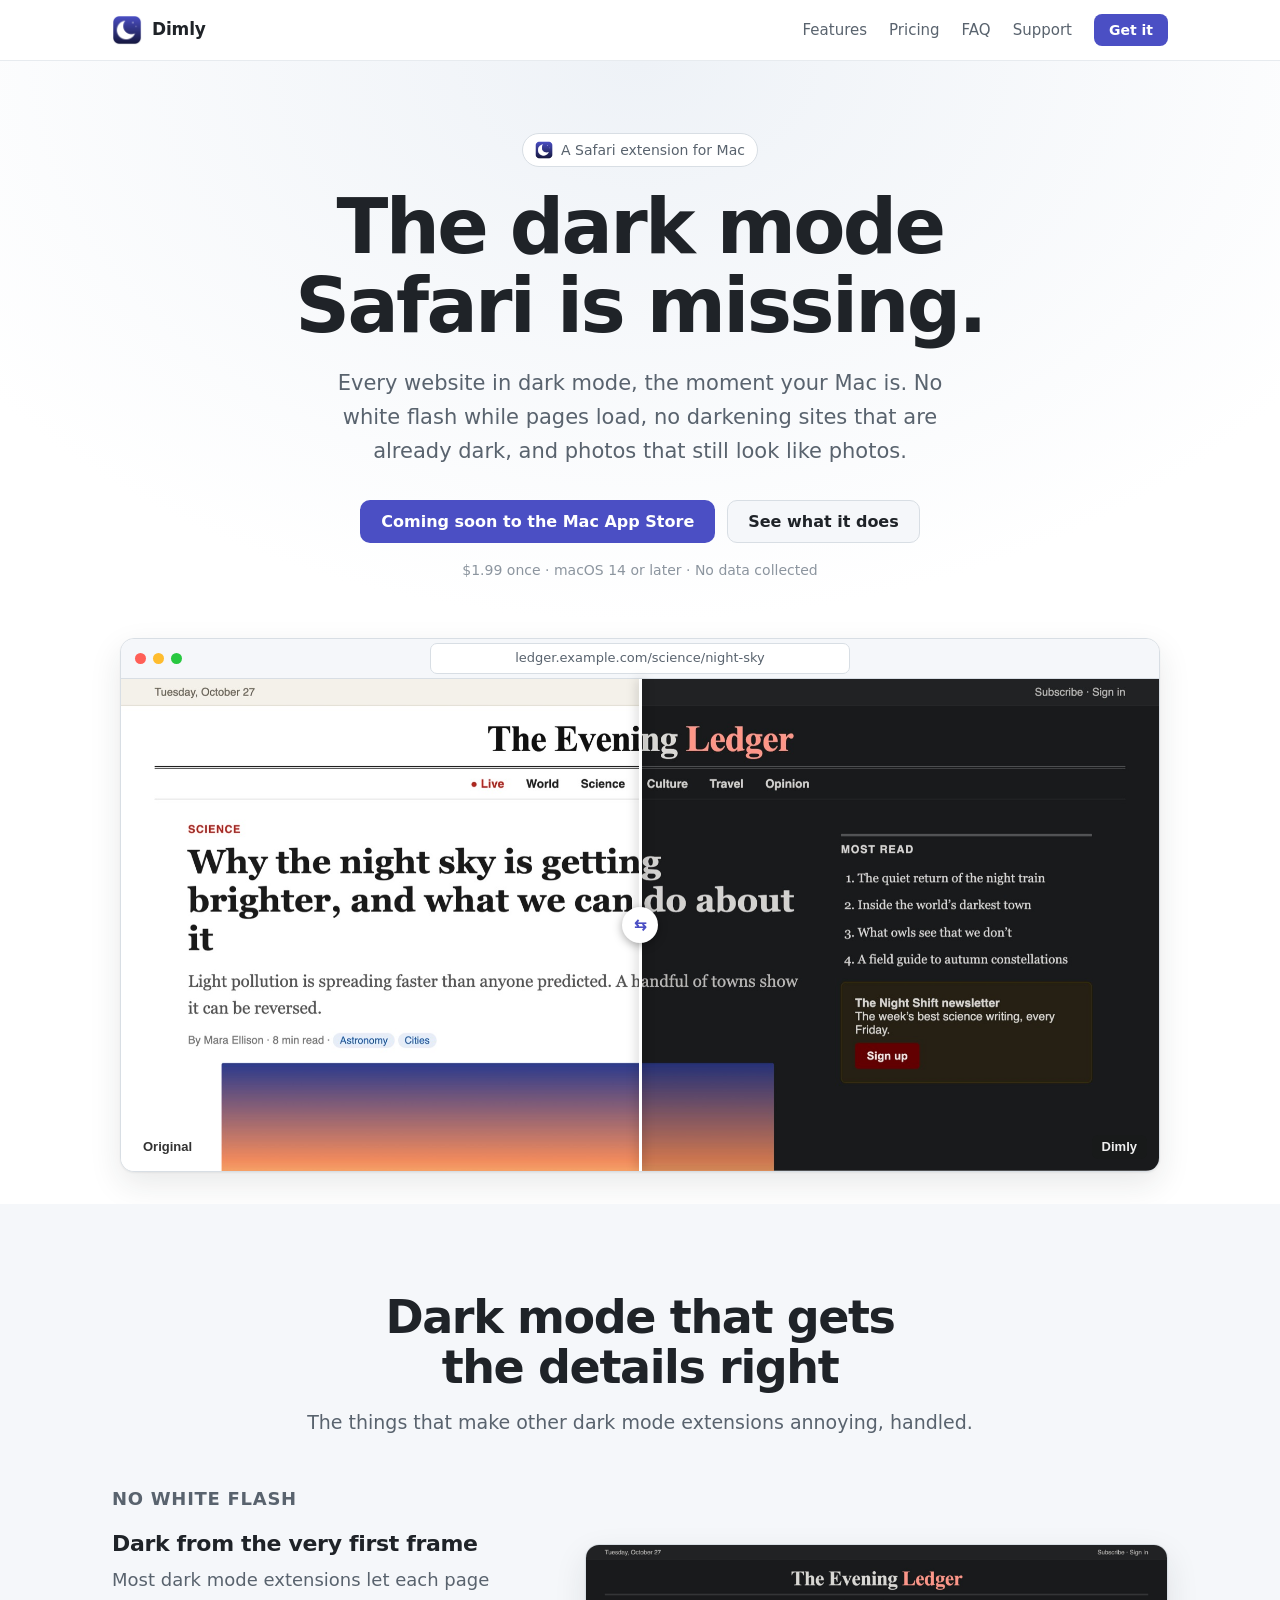
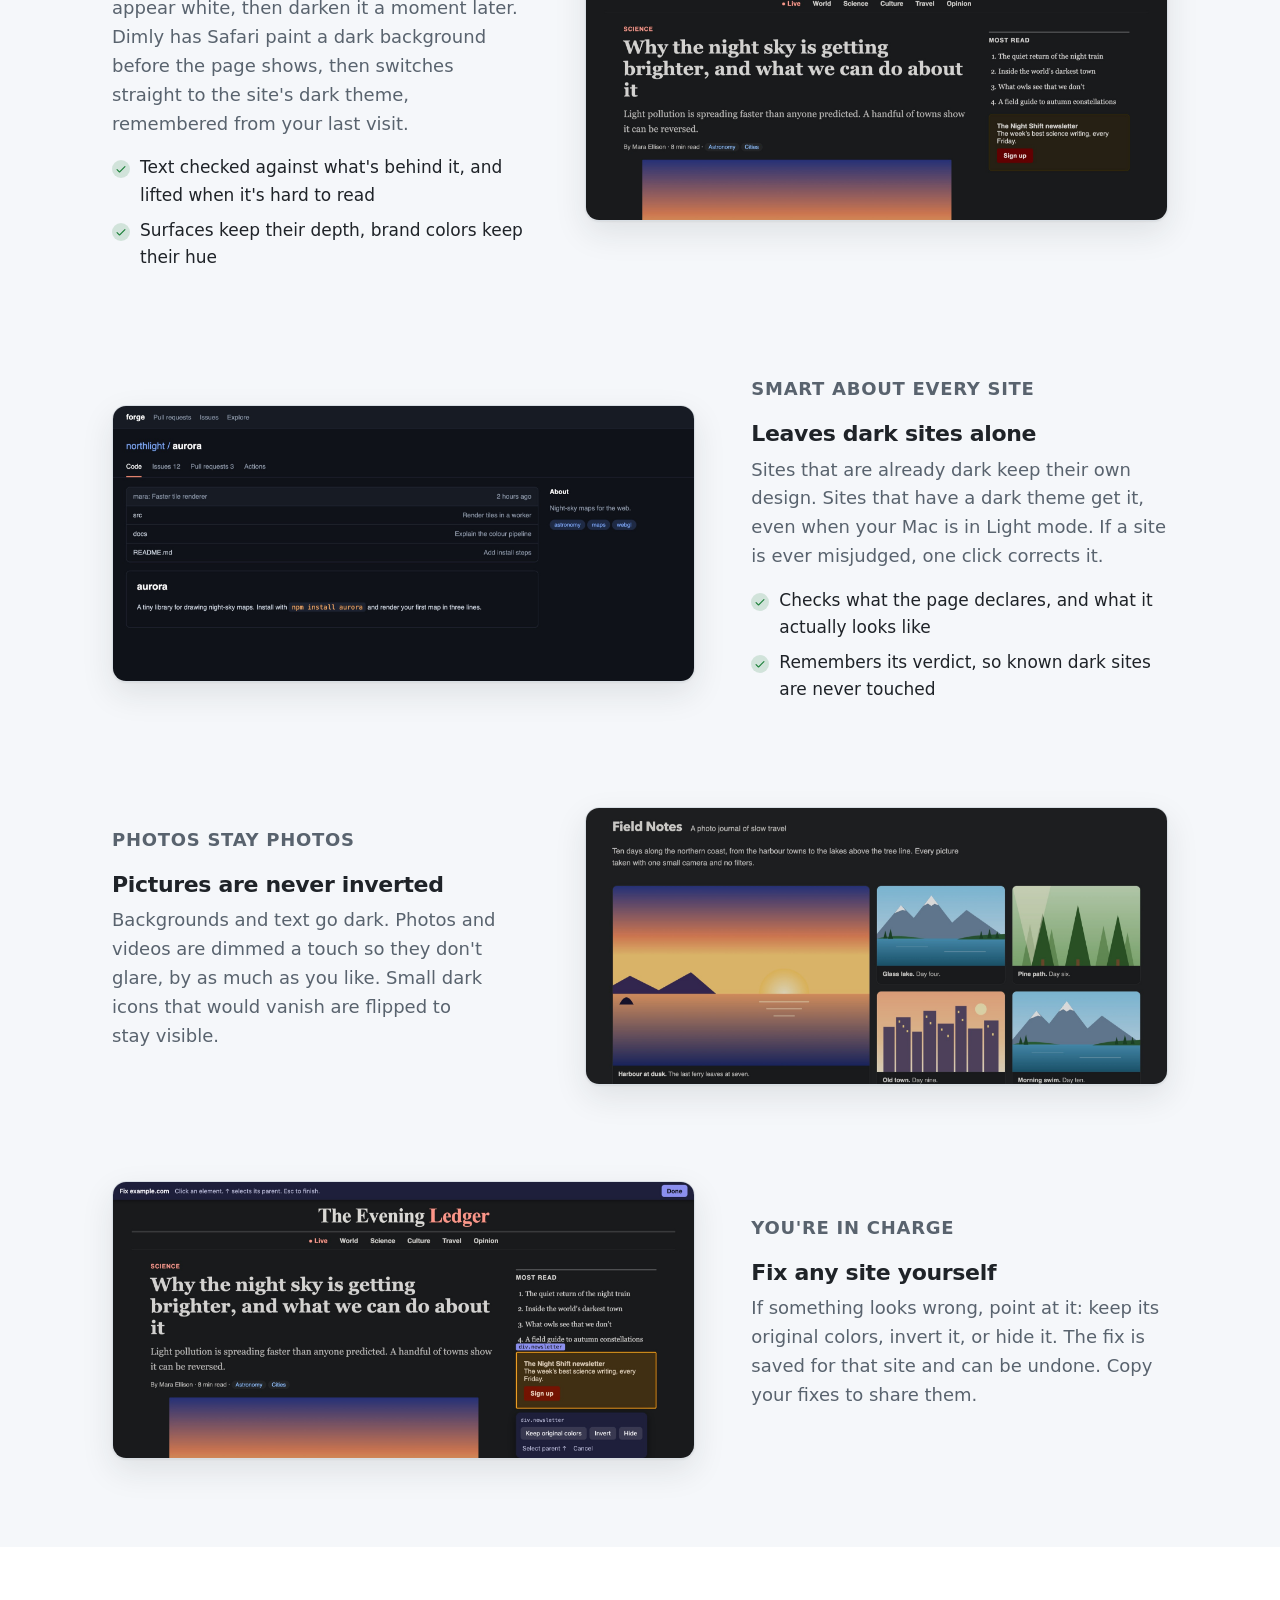
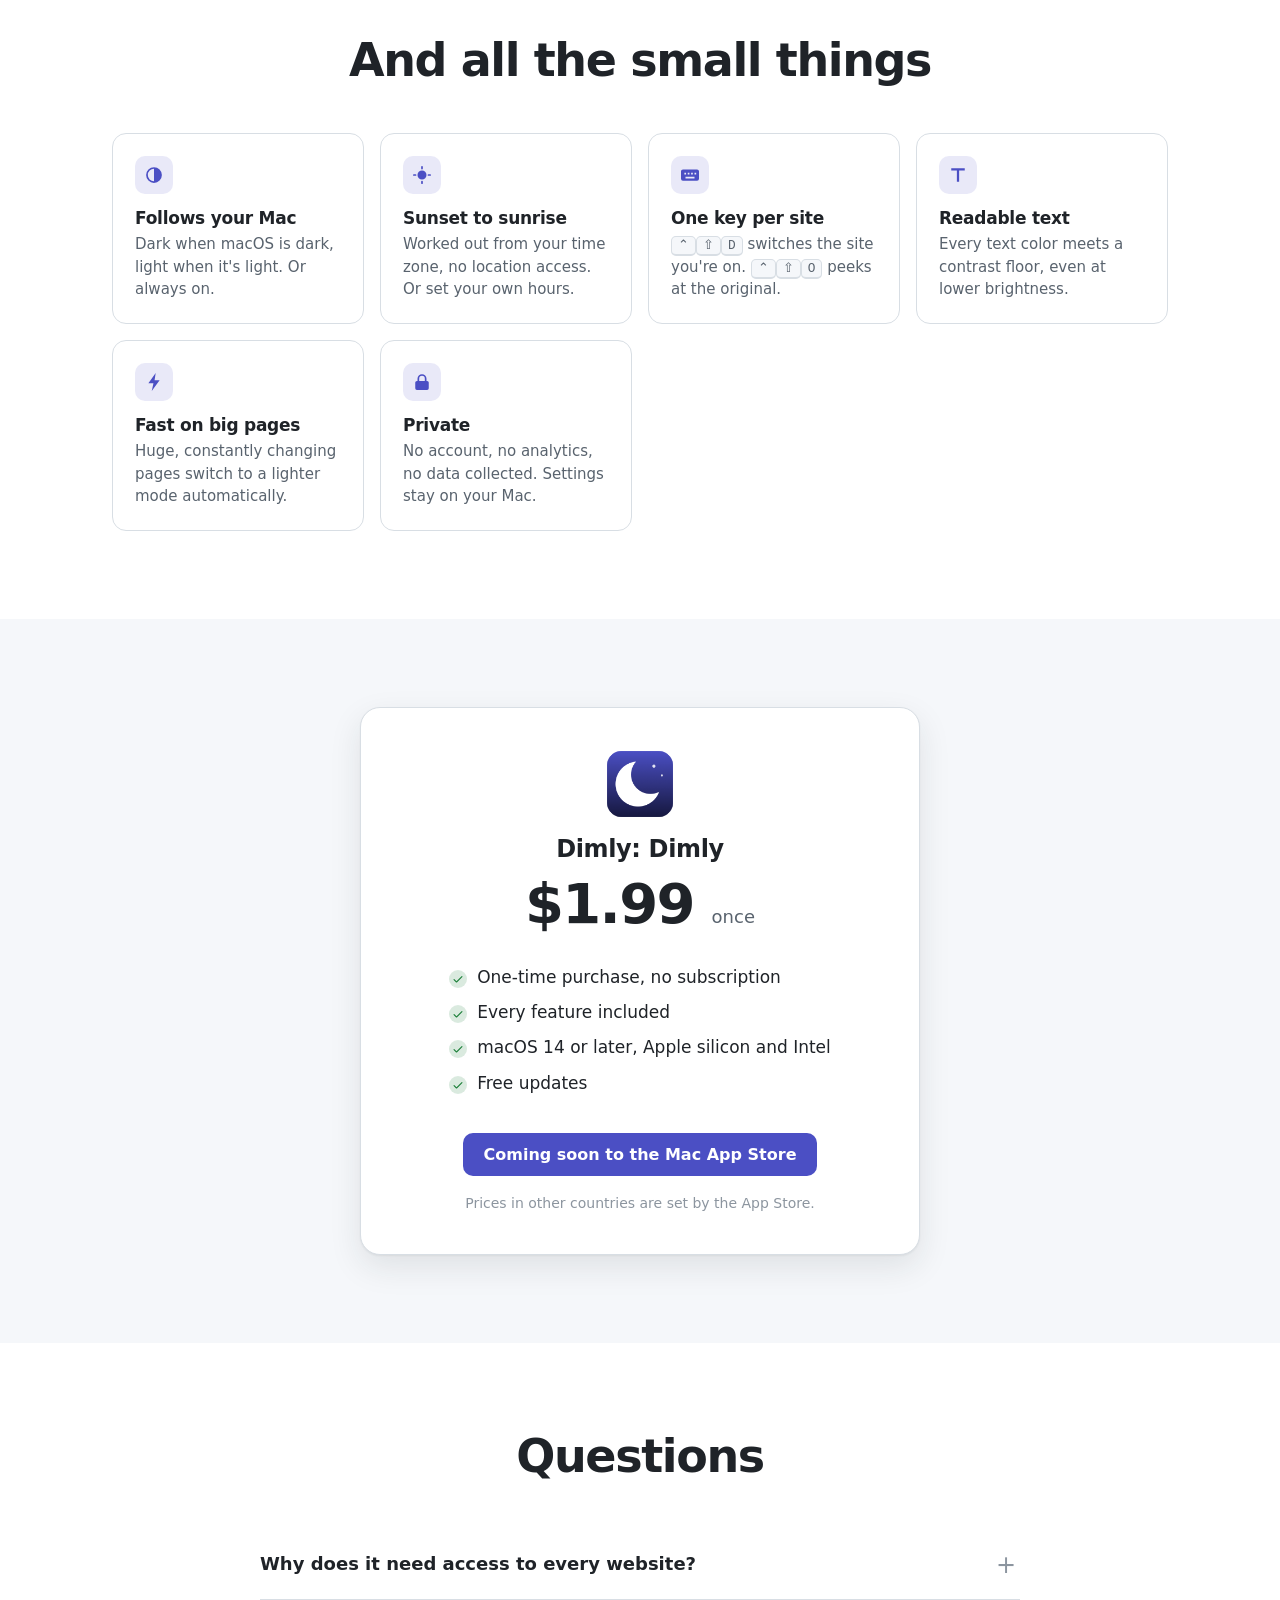
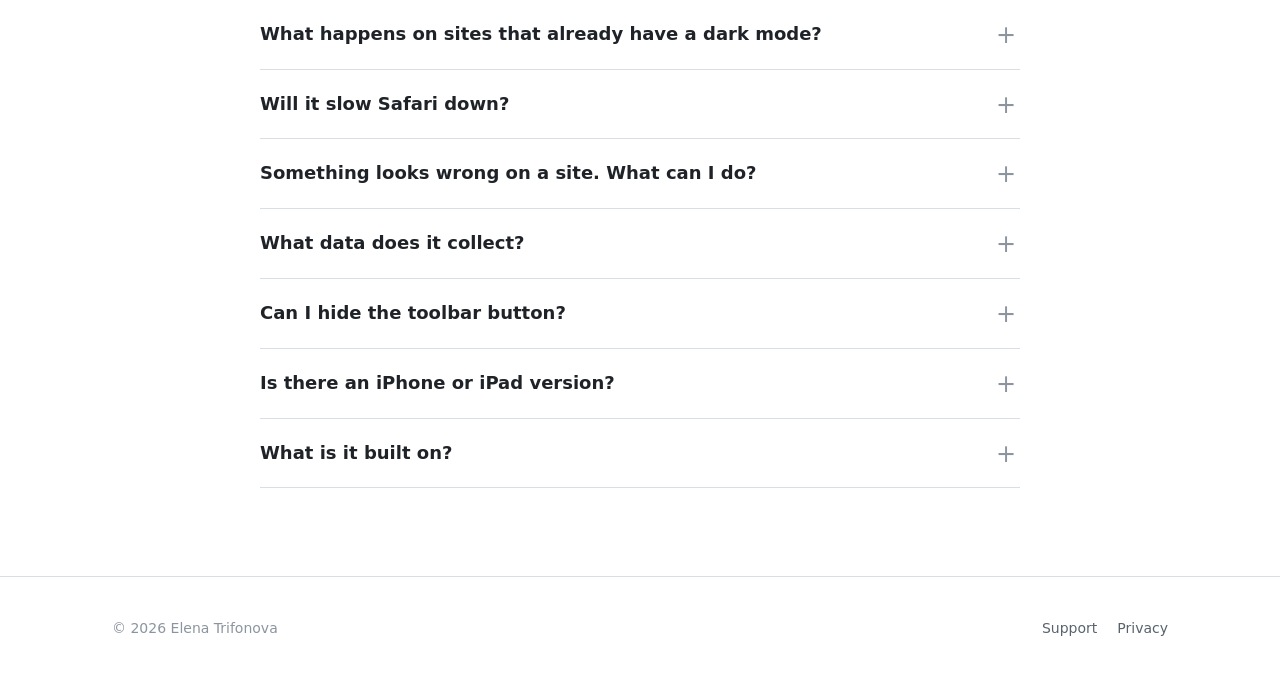
<file: index.html>
<!doctype html>
<html lang="en">
<head>
  <meta charset="utf-8">
  <meta name="viewport" content="width=device-width, initial-scale=1">
  <title>Dimly: dark mode for every website in Safari</title>
  <meta name="description" content="A Safari extension for Mac that puts every website in dark mode, with no white flash, no double-darkening of dark sites, and photos left alone. $1.99 once, no data collected.">
  <meta name="theme-color" content="#ffffff" media="(prefers-color-scheme: light)">
  <meta name="theme-color" content="#0d1117" media="(prefers-color-scheme: dark)">
  <meta property="og:type" content="website">
  <meta property="og:title" content="Dimly: Dimly">
  <meta property="og:description" content="Every website in dark mode. No white flash, photos stay photos, text stays readable.">
  <meta property="og:url" content="https://skorinko.github.io/dark-mode/">
  <meta property="og:image" content="https://skorinko.github.io/dark-mode/img/og.jpg">
  <link rel="canonical" href="https://skorinko.github.io/dark-mode/">
  <meta name="twitter:card" content="summary_large_image">
  <link rel="icon" href="img/icon.png">
  <link rel="apple-touch-icon" href="img/apple-touch-icon.png">
  <link rel="stylesheet" href="style.css">
  <script src="site.js" defer></script>
</head>
<body>

<header class="site-header">
  <div class="wrap">
    <a class="brand" href="./"><img src="img/icon.png" alt="">Dimly</a>
    <nav class="site-nav" aria-label="Main">
      <a class="hide-sm" href="#features">Features</a>
      <a class="hide-sm" href="#pricing">Pricing</a>
      <a class="hide-sm" href="#faq">FAQ</a>
      <a href="support.html">Support</a>
      <a class="btn btn-primary btn-small" href="#pricing">Get it</a>
    </nav>
  </div>
</header>

<main>
  <div class="hero">
    <div class="wrap">
      <p class="eyebrow"><img src="img/icon.png" alt="">A Safari extension for Mac</p>
      <h1>The dark mode Safari is missing.</h1>
      <p class="lead">Every website in dark mode, the moment your Mac is. No white flash while pages load, no darkening sites that are already dark, and photos that still look like photos.</p>
      <div class="cta">
        <a class="btn btn-primary" data-buy="Buy on the Mac App Store · $1.99" href="#pricing"><span data-buy-label>Coming soon to the Mac App Store</span></a>
        <a class="btn btn-ghost" href="#features">See what it does</a>
      </div>
      <p class="fine">$1.99 once · macOS 14 or later · No data collected</p>

      <div class="frame">
        <div class="frame-bar">
          <div class="frame-dots"><i></i><i></i><i></i></div>
          <div class="frame-url">ledger.example.com/science/night-sky</div>
          <div class="frame-spacer"></div>
        </div>
        <div class="slider" id="compare">
          <img src="img/1-hero-light.jpg" width="2000" height="948" alt="A news article in its original light design">
          <img class="after" src="img/1-hero.jpg" width="2000" height="948" alt="The same article in dark mode">
          <span class="slider-line" aria-hidden="true"><b>⇆</b></span>
          <span class="slider-label before">Original</span><span class="slider-label after">Dimly</span>
          <input type="range" min="0" max="100" value="50" aria-label="Compare the original and dark versions">
        </div>
      </div>
    </div>
  </div>

  <section id="features" class="soft">
    <div class="wrap">
      <div class="section-head">
        <h2>Dark mode that gets the details right</h2>
        <p>The things that make other dark mode extensions annoying, handled.</p>
      </div>

      <div class="feature">
        <div class="feature-copy">
          <p class="kicker">No white flash</p>
          <h3>Dark from the very first frame</h3>
          <p>Most dark mode extensions let each page appear white, then darken it a moment later. Dimly has Safari paint a dark background before the page shows, then switches straight to the site's dark theme, remembered from your last visit.</p>
          <ul class="ticks">
            <li>Text checked against what's behind it, and lifted when it's hard to read</li>
            <li>Surfaces keep their depth, brand colors keep their hue</li>
          </ul>
        </div>
        <div class="shot"><img src="img/1-hero.jpg" width="2000" height="948" alt="A news site in dark mode with its red accents kept" loading="lazy"></div>
      </div>

      <div class="feature flip">
        <div class="feature-copy">
          <p class="kicker">Smart about every site</p>
          <h3>Leaves dark sites alone</h3>
          <p>Sites that are already dark keep their own design. Sites that have a dark theme get it, even when your Mac is in Light mode. If a site is ever misjudged, one click corrects it.</p>
          <ul class="ticks">
            <li>Checks what the page declares, and what it actually looks like</li>
            <li>Remembers its verdict, so known dark sites are never touched</li>
          </ul>
        </div>
        <div class="shot"><img src="img/4-already-dark.jpg" width="2000" height="948" alt="A code hosting site that is dark on its own, left unchanged" loading="lazy"></div>
      </div>

      <div class="feature">
        <div class="feature-copy">
          <p class="kicker">Photos stay photos</p>
          <h3>Pictures are never inverted</h3>
          <p>Backgrounds and text go dark. Photos and videos are dimmed a touch so they don't glare, by as much as you like. Small dark icons that would vanish are flipped to stay visible.</p>
        </div>
        <div class="shot"><img src="img/3-photos.jpg" width="2000" height="948" alt="A photo journal in dark mode with natural-looking photos" loading="lazy"></div>
      </div>

      <div class="feature flip">
        <div class="feature-copy">
          <p class="kicker">You're in charge</p>
          <h3>Fix any site yourself</h3>
          <p>If something looks wrong, point at it: keep its original colors, invert it, or hide it. The fix is saved for that site and can be undone. Copy your fixes to share them.</p>
        </div>
        <div class="shot"><img src="img/5-fix.jpg" width="2000" height="948" alt="Choosing what to do with a newsletter box on a dark page" loading="lazy"></div>
      </div>
    </div>
  </section>

  <section id="details">
    <div class="wrap">
      <div class="section-head">
        <h2>And all the small things</h2>
      </div>
      <div class="grid">
        <div class="tile"><div class="icon"><svg viewBox="0 0 16 16" width="16" height="16" aria-hidden="true"><path d="M8 1a7 7 0 1 0 0 14A7 7 0 0 0 8 1Zm0 1.5v11a5.5 5.5 0 0 1 0-11Z"/></svg></div><h3>Follows your Mac</h3><p>Dark when macOS is dark, light when it's light. Or always on.</p></div>
        <div class="tile"><div class="icon"><svg viewBox="0 0 16 16" width="16" height="16" aria-hidden="true"><path d="M8 4a4 4 0 1 0 0 8 4 4 0 0 0 0-8ZM7.25.75a.75.75 0 0 1 1.5 0v1.5a.75.75 0 0 1-1.5 0Zm0 13a.75.75 0 0 1 1.5 0v1.5a.75.75 0 0 1-1.5 0ZM.75 7.25h1.5a.75.75 0 0 1 0 1.5H.75a.75.75 0 0 1 0-1.5Zm13 0h1.5a.75.75 0 0 1 0 1.5h-1.5a.75.75 0 0 1 0-1.5Z"/></svg></div><h3>Sunset to sunrise</h3><p>Worked out from your time zone, no location access. Or set your own hours.</p></div>
        <div class="tile"><div class="icon"><svg viewBox="0 0 16 16" width="16" height="16" aria-hidden="true"><path d="M1.75 3h12.5c.97 0 1.75.78 1.75 1.75v6.5A1.75 1.75 0 0 1 14.25 13H1.75A1.75 1.75 0 0 1 0 11.25v-6.5C0 3.78.78 3 1.75 3ZM3 6v1.5h1.5V6Zm3 0v1.5h1.5V6Zm3 0v1.5h1.5V6Zm3 0v1.5h1.5V6ZM4 9.5V11h8V9.5Z"/></svg></div><h3>One key per site</h3><p><kbd>⌃</kbd><kbd>⇧</kbd><kbd>D</kbd> switches the site you're on. <kbd>⌃</kbd><kbd>⇧</kbd><kbd>O</kbd> peeks at the original.</p></div>
        <div class="tile"><div class="icon"><svg viewBox="0 0 16 16" width="16" height="16" aria-hidden="true"><path d="M2 2h12v2H9v10H7V4H2Z"/></svg></div><h3>Readable text</h3><p>Every text color meets a contrast floor, even at lower brightness.</p></div>
        <div class="tile"><div class="icon"><svg viewBox="0 0 16 16" width="16" height="16" aria-hidden="true"><path d="M9.5 0 3 9h4.5L6 16l7-9.5H8.5Z"/></svg></div><h3>Fast on big pages</h3><p>Huge, constantly changing pages switch to a lighter mode automatically.</p></div>
        <div class="tile"><div class="icon"><svg viewBox="0 0 16 16" width="16" height="16" aria-hidden="true"><path d="M4 7V5a4 4 0 1 1 8 0v2h.5A1.5 1.5 0 0 1 14 8.5v5a1.5 1.5 0 0 1-1.5 1.5h-9A1.5 1.5 0 0 1 2 13.5v-5A1.5 1.5 0 0 1 3.5 7H4Zm1.5 0h5V5a2.5 2.5 0 0 0-5 0v2Z"/></svg></div><h3>Private</h3><p>No account, no analytics, no data collected. Settings stay on your Mac.</p></div>
      </div>
    </div>
  </section>

  <section id="pricing" class="soft">
    <div class="wrap">
      <div class="price-card">
        <img src="img/icon.png" alt="">
        <h2>Dimly: Dimly</h2>
        <p class="price">$1.99 <small>once</small></p>
        <ul class="ticks">
          <li>One-time purchase, no subscription</li>
          <li>Every feature included</li>
          <li>macOS 14 or later, Apple silicon and Intel</li>
          <li>Free updates</li>
        </ul>
        <div><a class="btn btn-primary" data-buy="Buy on the Mac App Store" href="#pricing"><span data-buy-label>Coming soon to the Mac App Store</span></a></div>
        <p class="fine">Prices in other countries are set by the App Store.</p>
      </div>
    </div>
  </section>

  <section id="faq">
    <div class="wrap">
      <div class="section-head"><h2>Questions</h2></div>
      <div class="faq">
        <details>
          <summary>Why does it need access to every website?</summary>
          <p>Because it restyles whichever page you're looking at. Safari asks before an extension can change a page; allowing it everywhere means every site goes dark without asking each time. It reads pages only to restyle them, on your Mac, and sends nothing anywhere.</p>
        </details>
        <details>
          <summary>What happens on sites that already have a dark mode?</summary>
          <p>They keep it. If a site is dark on its own, Dimly leaves it alone. If it has a dark theme that only shows when your Mac is dark, that theme is used. If a site is misjudged, open the toolbar popup and choose "This site is already dark" or "Darken it anyway".</p>
        </details>
        <details>
          <summary>Will it slow Safari down?</summary>
          <p>On most pages you won't notice it. Very large pages that keep changing their styles are switched to a lighter mode automatically, and you can switch any site to it yourself from the popup.</p>
        </details>
        <details>
          <summary>Something looks wrong on a site. What can I do?</summary>
          <p>In the toolbar popup, open "Looks wrong on this site?". You can mark the site as already dark, switch it to simple mode, or use "Fix this site" to keep, invert or hide a single element. You can also switch dark mode off for that site.</p>
        </details>
        <details>
          <summary>What data does it collect?</summary>
          <p>None. It has no analytics, no tracking and no account, and it never sends anything to the developer. Read the <a href="privacy.html">privacy policy</a>.</p>
        </details>
        <details>
          <summary>Can I hide the toolbar button?</summary>
          <p>Yes. Choose View, then Customize Toolbar, in Safari and drag the button off. Dark mode keeps working, and <kbd>⌃</kbd><kbd>⇧</kbd><kbd>D</kbd> still switches the current site.</p>
        </details>
        <details>
          <summary>Is there an iPhone or iPad version?</summary>
          <p>It's planned, as part of the same purchase. For now Dimly is for Safari on the Mac.</p>
        </details>
        <details>
          <summary>What is it built on?</summary>
          <p>The recoloring engine is the open-source <a href="https://github.com/darkreader/darkreader">Dark Reader</a> project (MIT License). Dimly adds the parts that make it work well in Safari: the no-flash start, dark-site detection, readable-text checks, the popup and the per-site fixes.</p>
        </details>
      </div>
    </div>
  </section>
</main>

<footer class="site-footer">
  <div class="wrap">
    <span>© <span data-year>2026</span> Elena Trifonova</span>
    <nav aria-label="Footer"><a href="support.html">Support</a><a href="privacy.html">Privacy</a></nav>
  </div>
</footer>

</body>
</html>
</file>
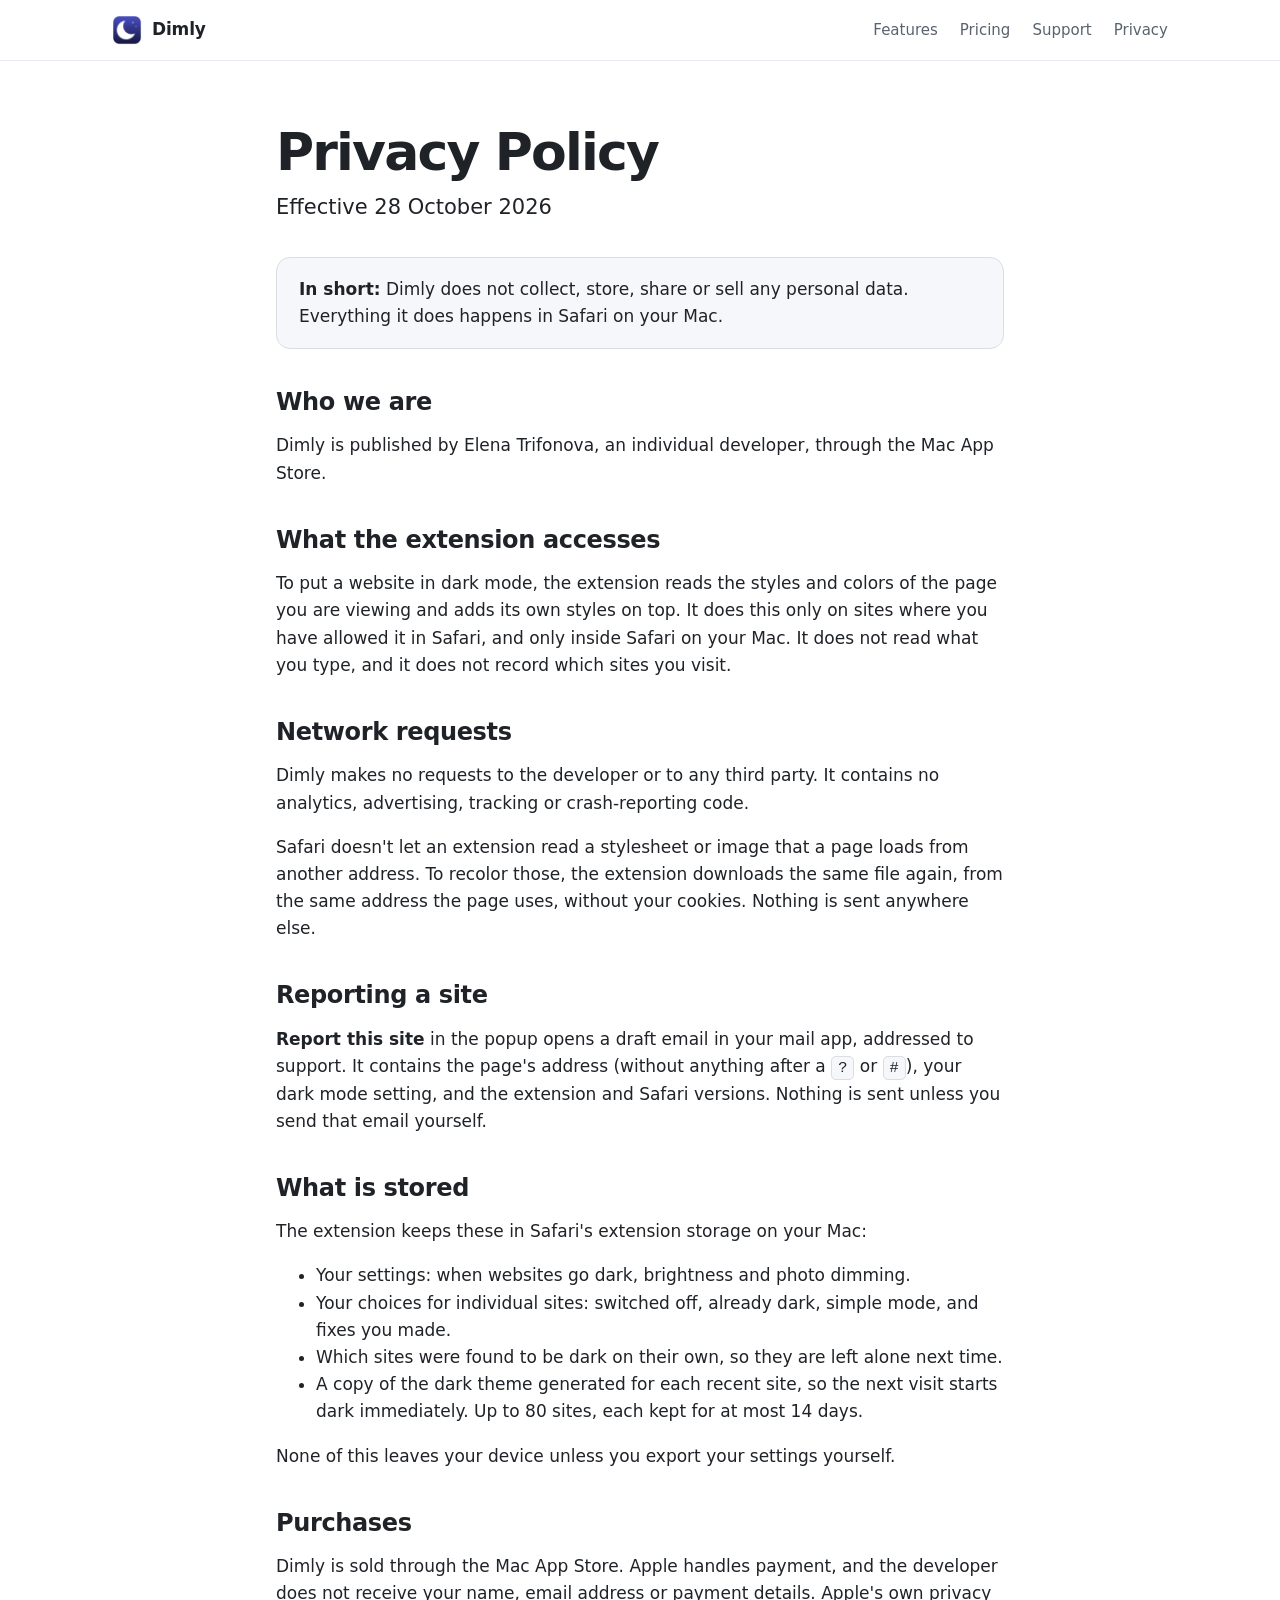
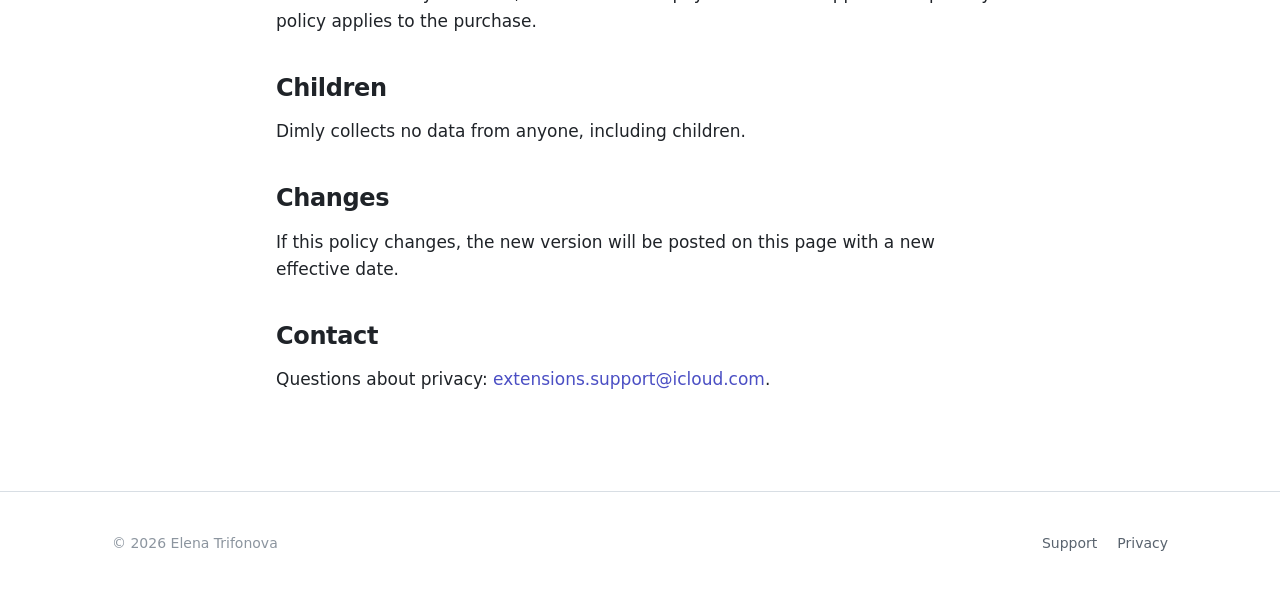
<file: privacy.html>
<!doctype html>
<html lang="en">
<head>
  <meta charset="utf-8">
  <meta name="viewport" content="width=device-width, initial-scale=1">
  <title>Privacy Policy · Dimly</title>
  <meta name="description" content="Dimly collects no personal data. Everything happens in Safari on your Mac.">
  <link rel="icon" href="img/icon.png">
  <link rel="apple-touch-icon" href="img/apple-touch-icon.png">
  <link rel="stylesheet" href="style.css">
  <script src="site.js" defer></script>
</head>
<body>
<header class="site-header">
  <div class="wrap">
    <a class="brand" href="./"><img src="img/icon.png" alt="">Dimly</a>
    <nav class="site-nav" aria-label="Main">
      <a class="hide-sm" href="./#features">Features</a>
      <a class="hide-sm" href="./#pricing">Pricing</a>
      <a href="support.html">Support</a>
      <a href="privacy.html">Privacy</a>
    </nav>
  </div>
</header>
<main class="page">
  <h1>Privacy Policy</h1>
  <p class="lead">Effective 28 October 2026</p>

  <div class="callout">
    <p style="margin:0"><strong>In short:</strong> Dimly does not collect, store, share or sell any personal data. Everything it does happens in Safari on your Mac.</p>
  </div>

  <h2>Who we are</h2>
  <p>Dimly is published by Elena Trifonova, an individual developer, through the Mac App Store.</p>

  <h2>What the extension accesses</h2>
  <p>To put a website in dark mode, the extension reads the styles and colors of the page you are viewing and adds its own styles on top. It does this only on sites where you have allowed it in Safari, and only inside Safari on your Mac. It does not read what you type, and it does not record which sites you visit.</p>

  <h2>Network requests</h2>
  <p>Dimly makes no requests to the developer or to any third party. It contains no analytics, advertising, tracking or crash-reporting code.</p>
  <p>Safari doesn't let an extension read a stylesheet or image that a page loads from another address. To recolor those, the extension downloads the same file again, from the same address the page uses, without your cookies. Nothing is sent anywhere else.</p>

  <h2>Reporting a site</h2>
  <p><strong>Report this site</strong> in the popup opens a draft email in your mail app, addressed to support. It contains the page's address (without anything after a <code>?</code> or <code>#</code>), your dark mode setting, and the extension and Safari versions. Nothing is sent unless you send that email yourself.</p>

  <h2>What is stored</h2>
  <p>The extension keeps these in Safari's extension storage on your Mac:</p>
  <ul>
    <li>Your settings: when websites go dark, brightness and photo dimming.</li>
    <li>Your choices for individual sites: switched off, already dark, simple mode, and fixes you made.</li>
    <li>Which sites were found to be dark on their own, so they are left alone next time.</li>
    <li>A copy of the dark theme generated for each recent site, so the next visit starts dark immediately. Up to 80 sites, each kept for at most 14 days.</li>
  </ul>
  <p>None of this leaves your device unless you export your settings yourself.</p>

  <h2>Purchases</h2>
  <p>Dimly is sold through the Mac App Store. Apple handles payment, and the developer does not receive your name, email address or payment details. Apple's own privacy policy applies to the purchase.</p>

  <h2>Children</h2>
  <p>Dimly collects no data from anyone, including children.</p>

  <h2>Changes</h2>
  <p>If this policy changes, the new version will be posted on this page with a new effective date.</p>

  <h2>Contact</h2>
  <p>Questions about privacy: <span data-email><a href="mailto:extensions.support@icloud.com">extensions.support@icloud.com</a></span>.</p>
</main>
<footer class="site-footer">
  <div class="wrap">
    <span>© <span data-year>2026</span> Elena Trifonova</span>
    <nav aria-label="Footer"><a href="support.html">Support</a><a href="privacy.html">Privacy</a></nav>
  </div>
</footer>
</body>
</html>
</file>
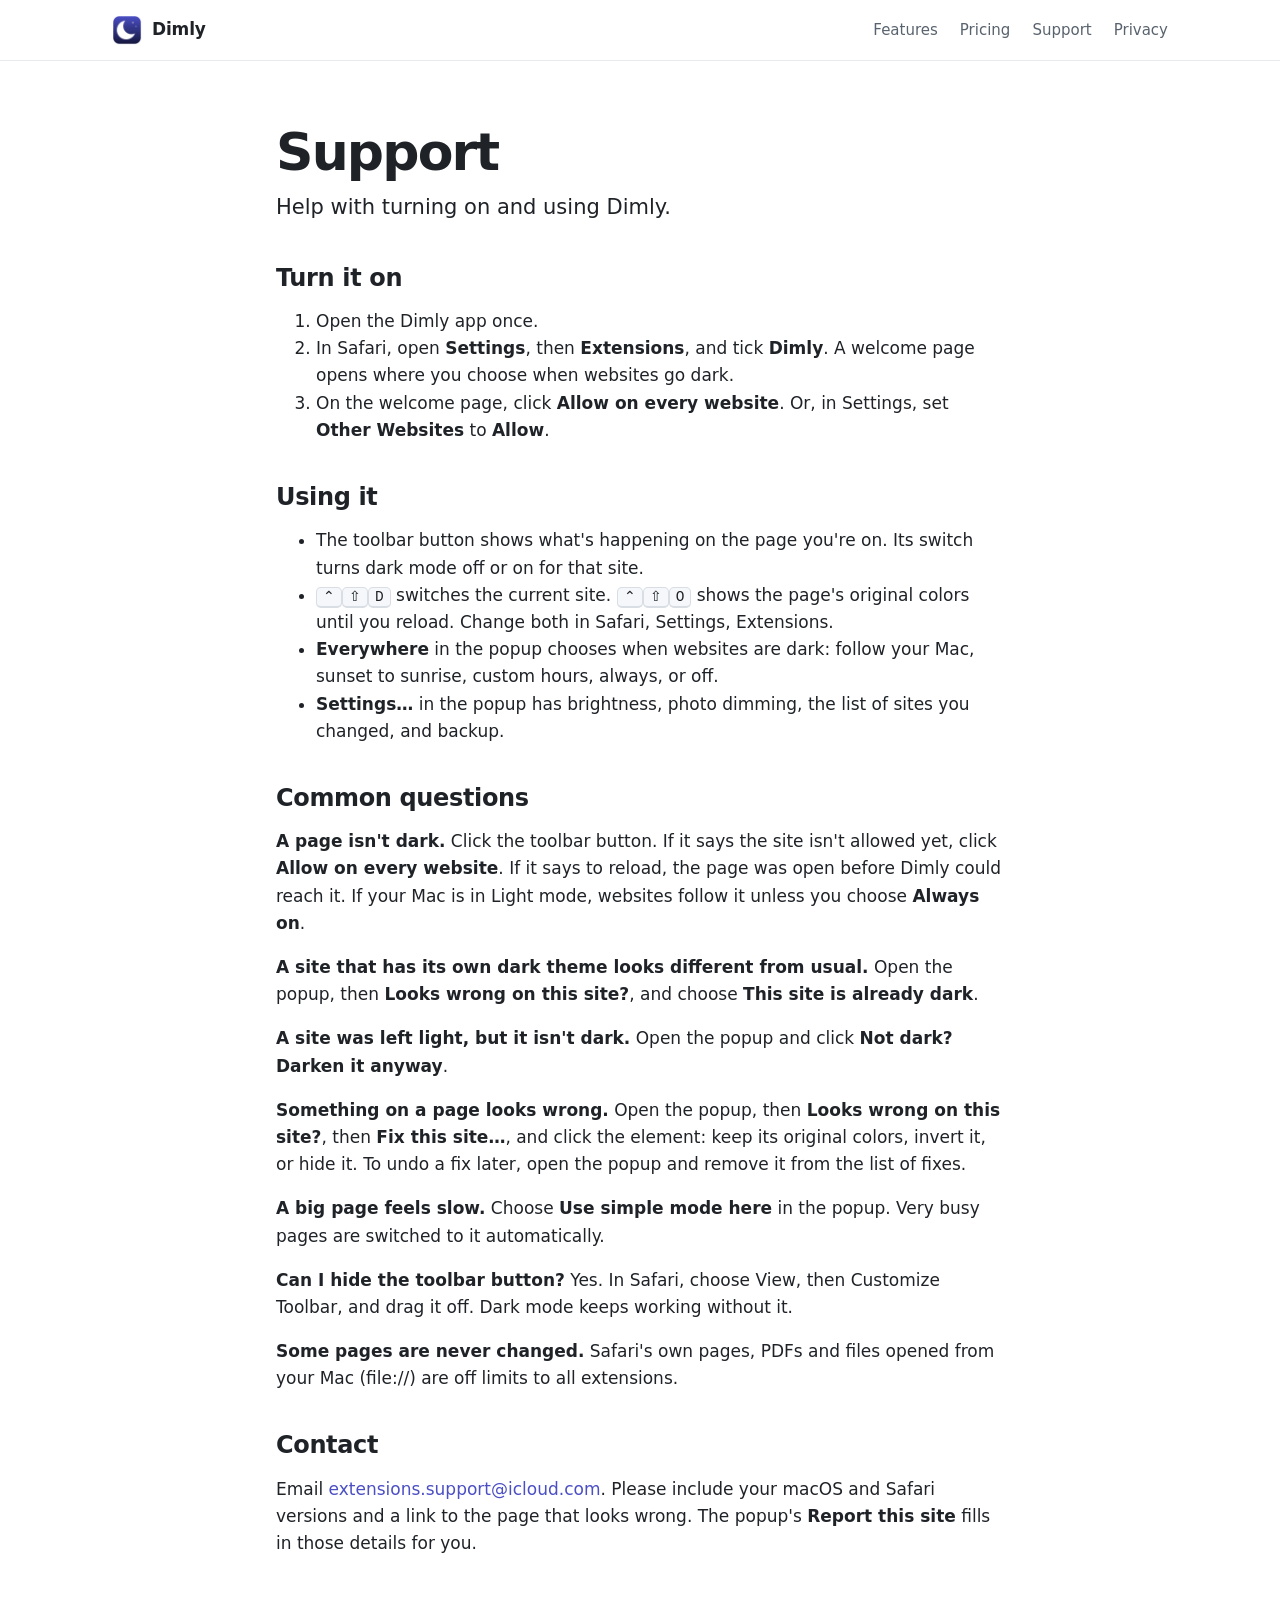
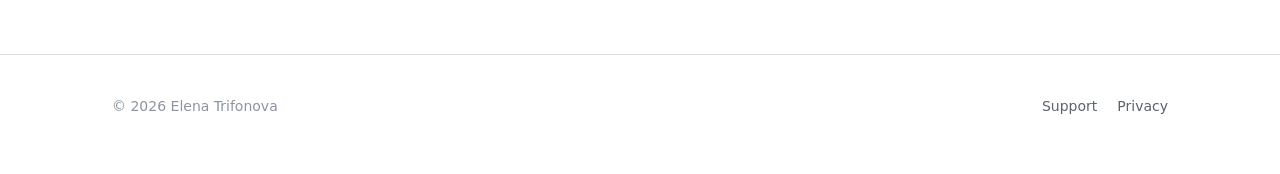
<file: support.html>
<!doctype html>
<html lang="en">
<head>
  <meta charset="utf-8">
  <meta name="viewport" content="width=device-width, initial-scale=1">
  <title>Support · Dimly</title>
  <meta name="description" content="Help with turning on and using Dimly.">
  <link rel="icon" href="img/icon.png">
  <link rel="apple-touch-icon" href="img/apple-touch-icon.png">
  <link rel="stylesheet" href="style.css">
  <script src="site.js" defer></script>
</head>
<body>
<header class="site-header">
  <div class="wrap">
    <a class="brand" href="./"><img src="img/icon.png" alt="">Dimly</a>
    <nav class="site-nav" aria-label="Main">
      <a class="hide-sm" href="./#features">Features</a>
      <a class="hide-sm" href="./#pricing">Pricing</a>
      <a href="support.html">Support</a>
      <a href="privacy.html">Privacy</a>
    </nav>
  </div>
</header>
<main class="page">
  <h1>Support</h1>
  <p class="lead">Help with turning on and using Dimly.</p>

  <h2>Turn it on</h2>
  <ol>
    <li>Open the Dimly app once.</li>
    <li>In Safari, open <strong>Settings</strong>, then <strong>Extensions</strong>, and tick <strong>Dimly</strong>. A welcome page opens where you choose when websites go dark.</li>
    <li>On the welcome page, click <strong>Allow on every website</strong>. Or, in Settings, set <strong>Other Websites</strong> to <strong>Allow</strong>.</li>
  </ol>

  <h2>Using it</h2>
  <ul>
    <li>The toolbar button shows what's happening on the page you're on. Its switch turns dark mode off or on for that site.</li>
    <li><kbd>⌃</kbd><kbd>⇧</kbd><kbd>D</kbd> switches the current site. <kbd>⌃</kbd><kbd>⇧</kbd><kbd>O</kbd> shows the page's original colors until you reload. Change both in Safari, Settings, Extensions.</li>
    <li><strong>Everywhere</strong> in the popup chooses when websites are dark: follow your Mac, sunset to sunrise, custom hours, always, or off.</li>
    <li><strong>Settings…</strong> in the popup has brightness, photo dimming, the list of sites you changed, and backup.</li>
  </ul>

  <h2>Common questions</h2>
  <p><strong>A page isn't dark.</strong> Click the toolbar button. If it says the site isn't allowed yet, click <strong>Allow on every website</strong>. If it says to reload, the page was open before Dimly could reach it. If your Mac is in Light mode, websites follow it unless you choose <strong>Always on</strong>.</p>
  <p><strong>A site that has its own dark theme looks different from usual.</strong> Open the popup, then <strong>Looks wrong on this site?</strong>, and choose <strong>This site is already dark</strong>.</p>
  <p><strong>A site was left light, but it isn't dark.</strong> Open the popup and click <strong>Not dark? Darken it anyway</strong>.</p>
  <p><strong>Something on a page looks wrong.</strong> Open the popup, then <strong>Looks wrong on this site?</strong>, then <strong>Fix this site…</strong>, and click the element: keep its original colors, invert it, or hide it. To undo a fix later, open the popup and remove it from the list of fixes.</p>
  <p><strong>A big page feels slow.</strong> Choose <strong>Use simple mode here</strong> in the popup. Very busy pages are switched to it automatically.</p>
  <p><strong>Can I hide the toolbar button?</strong> Yes. In Safari, choose View, then Customize Toolbar, and drag it off. Dark mode keeps working without it.</p>
  <p><strong>Some pages are never changed.</strong> Safari's own pages, PDFs and files opened from your Mac (file://) are off limits to all extensions.</p>

  <h2>Contact</h2>
  <p>Email <span data-email><a href="mailto:extensions.support@icloud.com">extensions.support@icloud.com</a></span>. Please include your macOS and Safari versions and a link to the page that looks wrong. The popup's <strong>Report this site</strong> fills in those details for you.</p>
</main>
<footer class="site-footer">
  <div class="wrap">
    <span>© <span data-year>2026</span> Elena Trifonova</span>
    <nav aria-label="Footer"><a href="support.html">Support</a><a href="privacy.html">Privacy</a></nav>
  </div>
</footer>
</body>
</html>
</file>
<file: style.css>
/* Markdown Viewer website. System fonts, light and dark, no dependencies. */
:root {
  color-scheme: light dark;
  --bg: #ffffff;
  --bg-soft: #f5f7fa;
  --bg-tint: #eef2f7;
  --fg: #1f2328;
  --muted: #59636e;
  --faint: #8c959f;
  --border: #d8dee4;
  --card: #ffffff;
  --accent: #4b4fc4;
  --accent-hover: #3d40a8;
  --accent-fg: #ffffff;
  --brand: #1b1f27;
  --ok: #1a7f37;
  --code-bg: #f6f8fa;
  --shadow: 0 1px 2px rgba(31, 35, 40, .06), 0 12px 32px rgba(31, 35, 40, .10);
  --radius: 14px;
  --max: 1120px;
}
@media (prefers-color-scheme: dark) {
  :root {
    --bg: #0d1117;
    --bg-soft: #11161d;
    --bg-tint: #151b23;
    --fg: #f0f6fc;
    --muted: #9198a1;
    --faint: #6e7681;
    --border: #2a313a;
    --card: #151b23;
    --accent: #8b8ff0;
    --accent-hover: #a5a8f5;
    --accent-fg: #0d1117;
    --ok: #3fb950;
    --code-bg: #0d1117;
    --shadow: 0 1px 2px rgba(0, 0, 0, .3), 0 16px 40px rgba(0, 0, 0, .45);
  }
}

*, *::before, *::after { box-sizing: border-box; }
html { scroll-behavior: smooth; scroll-padding-top: 72px; }
body {
  margin: 0;
  background: var(--bg);
  color: var(--fg);
  font: 17px/1.6 -apple-system, BlinkMacSystemFont, "SF Pro Text", "Segoe UI", system-ui, sans-serif;
  -webkit-font-smoothing: antialiased;
}
img { max-width: 100%; height: auto; display: block; }
a { color: var(--accent); text-decoration: none; }
a:hover { text-decoration: underline; }
code, pre, kbd { font-family: ui-monospace, SFMono-Regular, "SF Mono", Menlo, Consolas, monospace; }
kbd {
  font-size: .85em;
  padding: 1px 6px;
  border: 1px solid var(--border);
  border-bottom-width: 2px;
  border-radius: 5px;
  background: var(--bg-soft);
}
.wrap { max-width: var(--max); margin: 0 auto; padding: 0 16px; }
@media (min-width: 700px) { .wrap { padding: 0 32px; } }

/* ---- Header ---- */
.site-header {
  position: sticky;
  top: 0;
  z-index: 10;
  background: color-mix(in srgb, var(--bg) 82%, transparent);
  -webkit-backdrop-filter: saturate(180%) blur(16px);
  backdrop-filter: saturate(180%) blur(16px);
  border-bottom: 1px solid color-mix(in srgb, var(--border) 60%, transparent);
}
.site-header .wrap { display: flex; align-items: center; gap: 24px; height: 60px; }
.brand { display: flex; align-items: center; gap: 10px; color: var(--fg); font-weight: 650; letter-spacing: -.01em; }
.brand:hover { text-decoration: none; }
.brand img { width: 30px; height: 30px; }
.site-nav { margin-left: auto; display: flex; align-items: center; gap: 22px; font-size: 15px; }
.site-nav a { color: var(--muted); }
.site-nav a:hover { color: var(--fg); text-decoration: none; }
.site-nav .btn { color: var(--accent-fg); }
@media (max-width: 760px) { .site-nav .hide-sm { display: none; } }

/* ---- Buttons ---- */
.btn {
  display: inline-flex;
  align-items: center;
  justify-content: center;
  gap: 8px;
  padding: 11px 20px;
  border-radius: 10px;
  font-weight: 600;
  font-size: 16px;
  line-height: 1.2;
  border: 1px solid transparent;
  transition: background .15s, border-color .15s, transform .15s;
}
.btn:hover { text-decoration: none; }
.btn:active { transform: translateY(1px); }
.btn-primary { background: var(--accent); color: var(--accent-fg); }
.btn-primary:hover { background: var(--accent-hover); }
.btn-ghost { background: var(--bg-soft); color: var(--fg); border-color: var(--border); }
.btn-ghost:hover { background: var(--bg-tint); }
.btn-small { padding: 7px 14px; font-size: 14px; border-radius: 8px; }
.btn svg { width: 18px; height: 18px; fill: currentColor; flex: none; }

/* ---- Hero ---- */
.hero {
  padding: 72px 0 32px;
  text-align: center;
  background: radial-gradient(90% 70% at 50% 0%, var(--bg-tint) 0%, var(--bg) 70%);
}
.eyebrow {
  display: inline-flex;
  align-items: center;
  gap: 8px;
  margin: 0 0 20px;
  padding: 5px 12px;
  border: 1px solid var(--border);
  border-radius: 999px;
  background: var(--card);
  color: var(--muted);
  font-size: 14px;
  font-weight: 500;
}
.eyebrow img { width: 18px; height: 18px; }
h1 {
  margin: 0 auto;
  max-width: 820px;
  font-size: clamp(40px, 7vw, 76px);
  line-height: 1.04;
  letter-spacing: -.035em;
  font-weight: 750;
}
.lead {
  margin: 22px auto 0;
  max-width: 640px;
  color: var(--muted);
  font-size: clamp(18px, 2.2vw, 21px);
}
.cta { display: flex; flex-wrap: wrap; justify-content: center; gap: 12px; margin-top: 32px; }
.fine { margin: 16px 0 0; color: var(--faint); font-size: 14px; }

/* ---- Browser frame ---- */
.frame {
  margin: 56px auto 0;
  max-width: 1040px;
  border-radius: var(--radius);
  overflow: hidden;
  background: var(--card);
  border: 1px solid var(--border);
  box-shadow: var(--shadow);
  text-align: left;
}
.frame-bar {
  display: flex;
  align-items: center;
  gap: 14px;
  height: 40px;
  padding: 0 14px;
  background: var(--bg-soft);
  border-bottom: 1px solid var(--border);
}
.frame-dots { display: flex; gap: 7px; }
.frame-dots i { width: 11px; height: 11px; border-radius: 50%; background: var(--border); }
.frame-dots i:nth-child(1) { background: #ff5f57; }
.frame-dots i:nth-child(2) { background: #febc2e; }
.frame-dots i:nth-child(3) { background: #28c840; }
.frame-url {
  flex: 1;
  max-width: 420px;
  margin: 0 auto;
  padding: 4px 12px;
  border: 1px solid var(--border);
  border-radius: 7px;
  background: var(--card);
  color: var(--muted);
  font-size: 13px;
  text-align: center;
  white-space: nowrap;
  overflow: hidden;
  text-overflow: ellipsis;
}
.frame-spacer { width: 47px; }
.frame img { width: 100%; height: auto; }
@media (max-width: 560px) { .frame-spacer, .frame-dots { display: none; } }

/* ---- Sections ---- */
section { padding: 88px 0; }
section.soft { background: var(--bg-soft); }
.section-head { text-align: center; max-width: 680px; margin: 0 auto 48px; }
h2 {
  margin: 0;
  font-size: clamp(30px, 4.5vw, 46px);
  line-height: 1.1;
  letter-spacing: -.03em;
  font-weight: 720;
}
.section-head p { margin: 14px 0 0; color: var(--muted); font-size: 19px; }
h3 { margin: 0 0 8px; font-size: 22px; letter-spacing: -.015em; line-height: 1.25; }

/* ---- Before / after ---- */
.compare { display: grid; gap: 20px; }
@media (min-width: 860px) { .compare { grid-template-columns: 1fr 1fr; } }
.pane {
  border: 1px solid var(--border);
  border-radius: var(--radius);
  background: var(--card);
  overflow: hidden;
  display: flex;
  flex-direction: column;
}
.pane-label {
  display: flex;
  align-items: center;
  justify-content: space-between;
  padding: 10px 16px;
  border-bottom: 1px solid var(--border);
  background: var(--bg-soft);
  color: var(--muted);
  font-size: 13px;
  font-weight: 600;
  letter-spacing: .02em;
  text-transform: uppercase;
}
.pane-label .tag { text-transform: none; letter-spacing: 0; font-weight: 500; color: var(--faint); }
.raw {
  margin: 0;
  padding: 20px;
  flex: 1;
  font-size: 13.5px;
  line-height: 1.65;
  color: var(--muted);
  white-space: pre-wrap;
  word-break: break-word;
}
.rendered { padding: 20px 24px; flex: 1; font-size: 15px; line-height: 1.55; }
.rendered .r-h1 { font-size: 26px; font-weight: 650; padding-bottom: 6px; margin: 0 0 12px; border-bottom: 1px solid var(--border); letter-spacing: -.01em; }
.rendered .r-h2 { font-size: 19px; font-weight: 650; padding-bottom: 4px; margin: 18px 0 10px; border-bottom: 1px solid var(--border); }
.rendered p { margin: 0 0 12px; }
.rendered ul { margin: 0 0 12px; padding-left: 22px; }
.rendered code { font-size: 13px; padding: 2px 6px; border-radius: 5px; background: color-mix(in srgb, var(--muted) 14%, transparent); }
.r-note { margin: 0 0 14px; padding: 6px 14px; border-left: 3px solid #0969da; }
.r-note b { display: flex; align-items: center; gap: 6px; color: #0969da; font-weight: 600; margin-bottom: 2px; }
@media (prefers-color-scheme: dark) { .r-note { border-color: #4493f8; } .r-note b { color: #4493f8; } }
.r-note svg { width: 15px; height: 15px; fill: currentColor; }

/* ---- Feature rows ---- */
.feature { display: grid; gap: 32px; align-items: center; }
.feature + .feature { margin-top: 96px; }
@media (min-width: 900px) {
  .feature { grid-template-columns: 5fr 7fr; gap: 56px; }
  .feature.flip { grid-template-columns: 7fr 5fr; }
  .feature.flip .feature-copy { order: 2; }
}
.feature-copy p { margin: 0 0 16px; color: var(--muted); font-size: 18px; }
.kicker { margin: 0 0 10px; color: var(--accent); font-size: 14px; font-weight: 650; letter-spacing: .04em; text-transform: uppercase; }
.ticks { list-style: none; margin: 0; padding: 0; }
.ticks li { position: relative; padding-left: 28px; margin: 8px 0; }
.ticks li::before {
  content: "";
  position: absolute;
  left: 0;
  top: .35em;
  width: 18px;
  height: 18px;
  border-radius: 50%;
  background: color-mix(in srgb, var(--ok) 16%, transparent) url("data:image/svg+xml,%3Csvg xmlns='http://www.w3.org/2000/svg' viewBox='0 0 16 16'%3E%3Cpath fill='%231a7f37' d='M13.78 4.22a.75.75 0 0 1 0 1.06l-7.25 7.25a.75.75 0 0 1-1.06 0L2.22 9.28a.75.75 0 1 1 1.06-1.06L6 10.94l6.72-6.72a.75.75 0 0 1 1.06 0Z'/%3E%3C/svg%3E") center / 12px no-repeat;
}
.shot {
  border-radius: var(--radius);
  overflow: hidden;
  border: 1px solid var(--border);
  box-shadow: var(--shadow);
  background: var(--card);
}

/* ---- Small things grid ---- */
.grid { display: grid; gap: 16px; grid-template-columns: repeat(auto-fill, minmax(240px, 1fr)); }
.tile {
  padding: 22px;
  border: 1px solid var(--border);
  border-radius: var(--radius);
  background: var(--card);
}
.tile .icon {
  display: grid;
  place-items: center;
  width: 38px;
  height: 38px;
  margin-bottom: 14px;
  border-radius: 10px;
  background: color-mix(in srgb, var(--accent) 12%, transparent);
  color: var(--accent);
}
.tile .icon svg { width: 18px; height: 18px; fill: currentColor; }
.tile h3 { font-size: 17px; margin-bottom: 4px; }
.tile p { margin: 0; color: var(--muted); font-size: 15px; line-height: 1.5; }

/* ---- Pricing ---- */
.price-card {
  max-width: 560px;
  margin: 0 auto;
  padding: 40px 32px;
  text-align: center;
  border: 1px solid var(--border);
  border-radius: 20px;
  background: var(--card);
  box-shadow: var(--shadow);
}
.price-card img { width: 72px; height: 72px; margin: 0 auto 16px; }
.price { margin: 8px 0 4px; font-size: 56px; font-weight: 750; letter-spacing: -.03em; line-height: 1; }
.price small { font-size: 18px; font-weight: 500; color: var(--muted); letter-spacing: 0; }
.price-card .ticks { display: inline-block; text-align: left; margin: 20px 0 28px; }

/* ---- FAQ ---- */
.faq { max-width: 760px; margin: 0 auto; }
.faq details { border-bottom: 1px solid var(--border); padding: 4px 0; }
.faq summary {
  cursor: pointer;
  list-style: none;
  padding: 16px 32px 16px 0;
  font-weight: 600;
  font-size: 18px;
  position: relative;
}
.faq summary::-webkit-details-marker { display: none; }
.faq summary::after {
  content: "+";
  position: absolute;
  right: 4px;
  top: 12px;
  color: var(--faint);
  font-size: 24px;
  font-weight: 400;
  transition: transform .2s;
}
.faq details[open] summary::after { transform: rotate(45deg); }
.faq details p { margin: 0 0 18px; color: var(--muted); }

/* ---- Footer ---- */
.site-footer { padding: 40px 0 56px; border-top: 1px solid var(--border); color: var(--faint); font-size: 14px; }
.site-footer .wrap { display: flex; flex-wrap: wrap; gap: 12px 24px; align-items: center; }
.site-footer nav { display: flex; gap: 20px; margin-left: auto; }
.site-footer a { color: var(--muted); }

/* ---- Text pages (privacy, support) ---- */
.page { max-width: 760px; margin: 0 auto; padding: 64px 16px 80px; }
.page h1 { font-size: clamp(36px, 6vw, 52px); text-align: left; margin: 0; }
.page .lead { margin: 12px 0 32px; text-align: left; }
.page h2 { font-size: 24px; margin: 40px 0 10px; letter-spacing: -.015em; }
.page p, .page li { color: var(--fg); }
.page .callout {
  padding: 18px 22px;
  border: 1px solid var(--border);
  border-radius: var(--radius);
  background: var(--bg-soft);
}
.page code { font-size: .9em; padding: 2px 6px; border-radius: 5px; background: var(--bg-soft); border: 1px solid var(--border); }

/* ---- Polish ---- */
h1, h2, h3 { text-wrap: balance; }
.lead, .section-head p, .feature-copy p { text-wrap: pretty; }
:not(pre) > code {
  font-size: .86em;
  padding: .12em .4em;
  border-radius: 6px;
  background: color-mix(in srgb, var(--muted) 13%, transparent);
}
.price-card h2 { font-size: 24px; letter-spacing: -.015em; }
.price { margin-top: 14px; }
.brand, .btn, .site-nav a { white-space: nowrap; }
@media (max-width: 420px) {
  .site-header .wrap { gap: 12px; }
  .site-nav { gap: 14px; }
}

/* ---- Before/after slider (hero) ---- */
.slider { position: relative; --pos: 50%; line-height: 0; }
.slider img { width: 100%; height: auto; display: block; }
.slider img.after { position: absolute; inset: 0; clip-path: inset(0 0 0 var(--pos)); }
.slider-line { position: absolute; top: 0; bottom: 0; left: var(--pos); width: 3px; margin-left: -1.5px; background: #fff; box-shadow: 0 0 12px rgba(0,0,0,.4); pointer-events: none; }
.slider-line b { position: absolute; top: 50%; left: 50%; width: 36px; height: 36px; margin: -18px; border-radius: 50%; background: #fff; color: var(--accent);
  display: flex; align-items: center; justify-content: center; font: 700 15px/1 -apple-system, sans-serif; box-shadow: 0 2px 10px rgba(0,0,0,.35); }
.slider-label { position: absolute; bottom: 12px; padding: 4px 10px; border-radius: 6px; font: 600 13px/1.2 -apple-system, sans-serif; pointer-events: none; }
.slider-label.before { left: 12px; background: rgba(255,255,255,.9); color: #333; }
.slider-label.after { right: 12px; background: rgba(24,26,27,.85); color: #eee; }
.slider input { position: absolute; inset: 0; width: 100%; height: 100%; margin: 0; opacity: 0; cursor: ew-resize; }
.slider:has(input:focus-visible) .slider-line b { outline: 2px solid var(--accent); outline-offset: 2px; }
</file>
